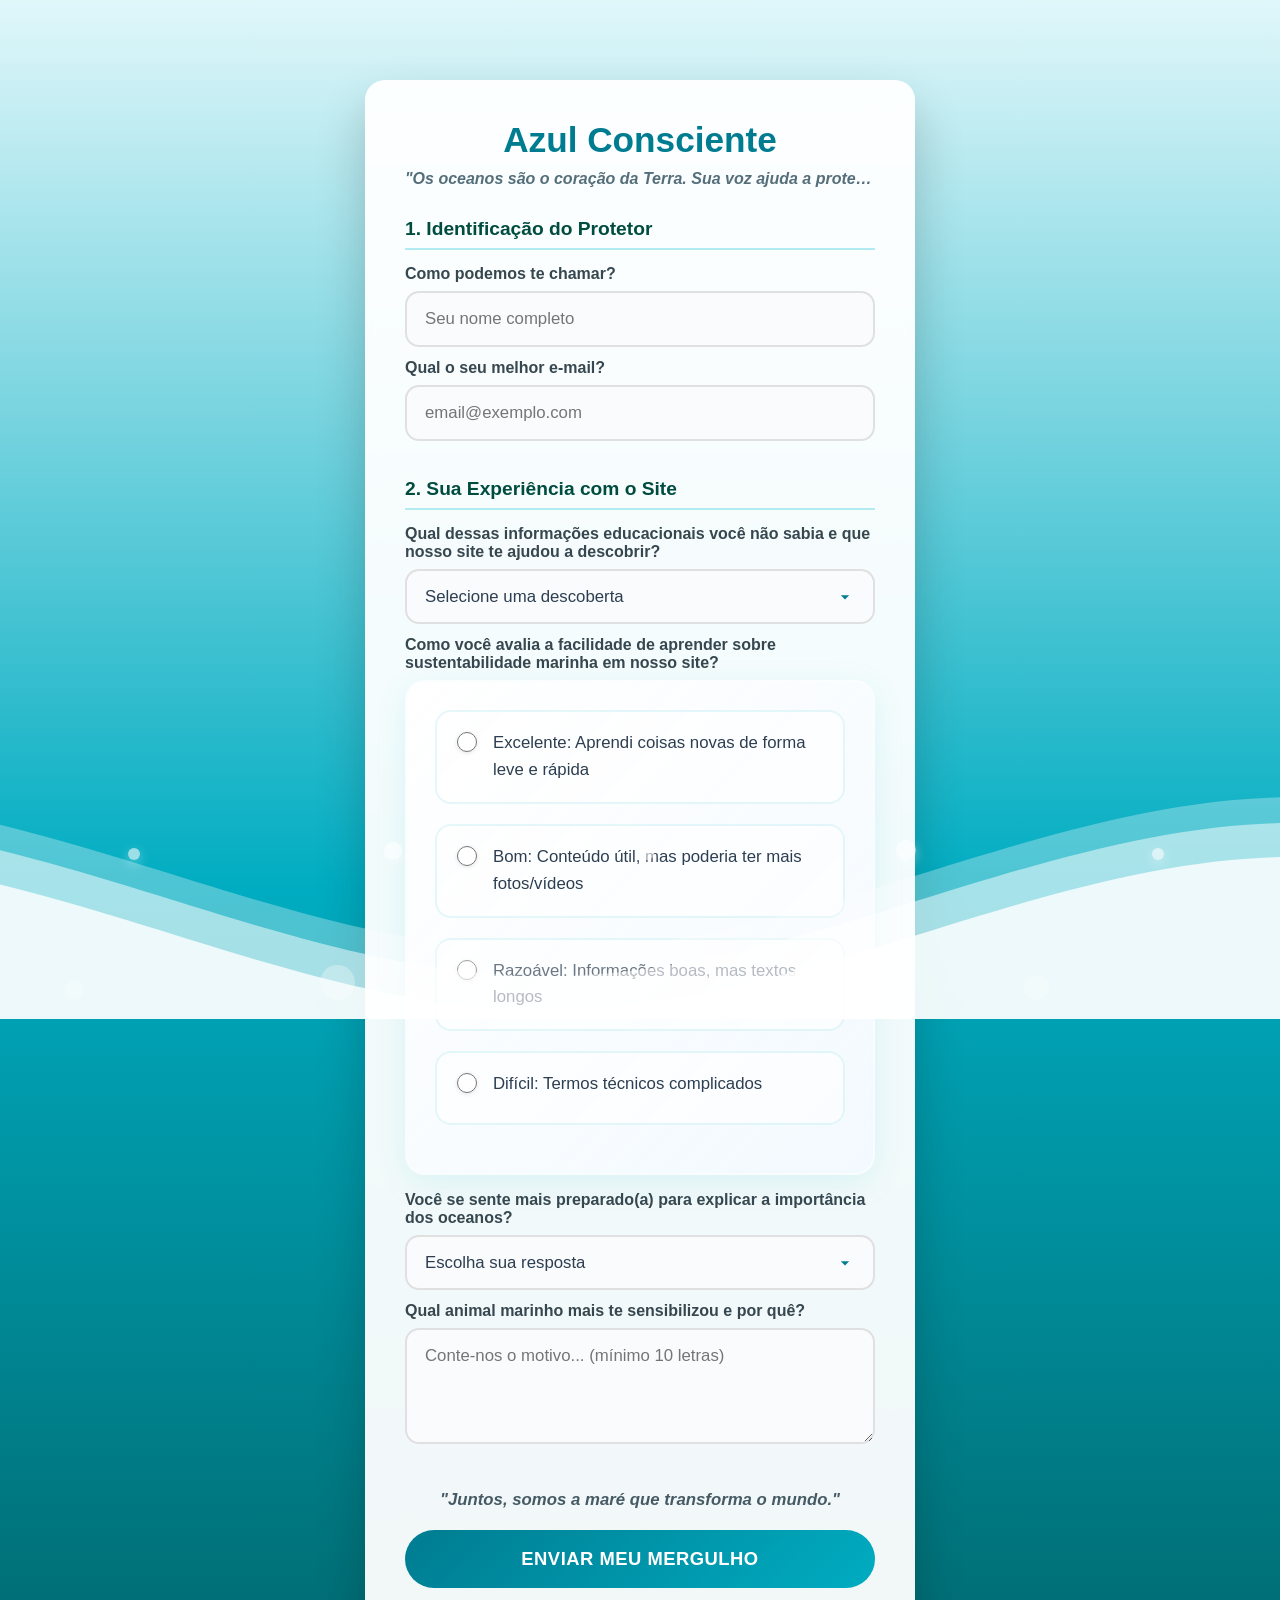
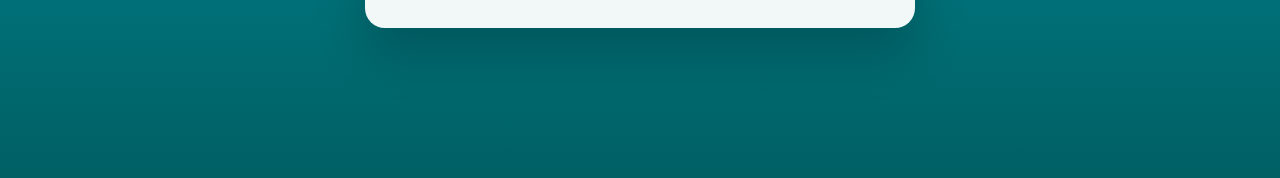
<file: questionario.html>
<!DOCTYPE html>
<html lang="pt-br">

<!-- ============================== HEAD / CONFIGURAÇÕES ============================== -->
<head>
    <meta charset="UTF-8">
    <meta name="viewport" content="width=device-width, initial-scale=1.0">
    <title>Azul Consciente - Formulário</title>

    <link rel="stylesheet" href="questionario.css">
    <link rel="icon" href="logo.jpeg" type="image/png">
</head>


<!-- ============================== BODY ============================== -->
<body>


<!-- ============================== EFEITOS DE FUNDO (ANIMAÇÕES) ============================== -->
<div class="bubble" style="left: 5%; width: 20px; height: 20px; animation-delay: 0s;"></div>
<div class="bubble" style="left: 25%; width: 35px; height: 35px; animation-delay: 2s;"></div>
<div class="bubble" style="left: 50%; width: 15px; height: 15px; animation-delay: 4s;"></div>
<div class="bubble" style="left: 80%; width: 25px; height: 25px; animation-delay: 1s;"></div>

<div class="water-drop" style="left: 10%; width: 12px; height: 12px; animation-delay: 0s;"></div>
<div class="water-drop" style="left: 30%; width: 18px; height: 18px; animation-delay: 1.5s;"></div>
<div class="water-drop" style="left: 50%; width: 14px; height: 14px; animation-delay: 0.5s;"></div>
<div class="water-drop" style="left: 70%; width: 20px; height: 20px; animation-delay: 2.2s;"></div>
<div class="water-drop" style="left: 90%; width: 12px; height: 12px; animation-delay: 1s;"></div>


<!-- ============================== CONTAINER PRINCIPAL ============================== -->
<div class="container">


    <!-- ============================== HEADER DO FORMULÁRIO ============================== -->
    <header>
        <h1> Azul Consciente</h1>
        <p>"Os oceanos são o coração da Terra. Sua voz ajuda a protegê-los."</p>
    </header>


    <!-- ============================== FORMULÁRIO PRINCIPAL ============================== -->
    <form id="oceanForm">


        <!-- ============================== SEÇÃO 1 - IDENTIFICAÇÃO ============================== -->
        <section class="form-section section-1">

            <div class="section-header">
                <h2>1. Identificação do Protetor</h2>
                <div class="wave-divider wave-1"></div>
            </div>

            <label for="nome"> Como podemos te chamar?</label>
            <input type="text" id="nome" name="nome" placeholder="Seu nome completo" required>
            <div class="erro-mensagem" id="nomeErro"></div>

            <label for="email"> Qual o seu melhor e-mail?</label>
            <input type="email" id="email" name="email" placeholder="email@exemplo.com" required>
            <div class="erro-mensagem" id="emailErro"></div>

        </section>


        <!-- ============================== SEÇÃO 2 - EXPERIÊNCIA ============================== -->
        <section class="form-section section-2">

            <div class="section-header">
                <h2>2. Sua Experiência com o Site</h2>
                <div class="wave-divider wave-2"></div>
            </div>


            <!-- EDUCAÇÃO -->
        
            <p>Qual dessas informações educacionais você não sabia e que nosso site te ajudou a descobrir?</p>

            <div class="select-wrapper">
                <select id="educacao" name="educacao_descoberta" required>
                    <option value="" disabled selected> Selecione uma descoberta</option>
                    <option value="oxigenio"> Oxigênio dos oceanos</option>
                    <option value="corais_animais"> Corais são animais</option>
                    <option value="poluicao_sonora"> Poluição sonora</option>
                    <option value="branqueamento">Branqueamento de corais</option>
                    <option value="pesca_barbatanas"> Pesca de barbatanas</option>
                </select>
            </div>
            <div class="erro-mensagem" id="educacaoErro"></div>


            <!-- RADIO -->
            <p>Como você avalia a facilidade de aprender sobre sustentabilidade marinha em nosso site?</p>

            <div class="radio-group">
                <label class="radio-option">
                    <input type="radio" name="exp_aprendizado" value="excelente">
                    <span class="radio-content"> Excelente: Aprendi coisas novas de forma leve e rápida</span>
                </label>

                <label class="radio-option">
                    <input type="radio" name="exp_aprendizado" value="bom">
                    <span class="radio-content"> Bom: Conteúdo útil, mas poderia ter mais fotos/vídeos</span>
                </label>

                <label class="radio-option">
                    <input type="radio" name="exp_aprendizado" value="razoavel">
                    <span class="radio-content"> Razoável: Informações boas, mas textos longos</span>
                </label>

                <label class="radio-option">
                    <input type="radio" name="exp_aprendizado" value="dificil">
                    <span class="radio-content"> Difícil: Termos técnicos complicados</span>
                </label>
            </div>

            <div class="erro-mensagem" id="radioErro"></div>


            <!-- MULTIPLICADOR -->
            <p>Você se sente mais preparado(a) para explicar a importância dos oceanos?</p>

            <div class="select-wrapper">
                <select id="multiplicador" name="educacao_multiplicador" required>
                    <option value="" disabled selected> Escolha sua resposta</option>
                    <option value="totalmente"> Totalmente preparado!</option>
                    <option value="parcialmente"> Parcialmente preparado</option>
                    <option value="nao_muito"> Prefiro dicas por e-mail</option>
                    <option value="quero_mais"> Quero guia/PDF para estudar</option>
                </select>
            </div>

            <div class="erro-mensagem" id="multiplicadorErro"></div>


            <!-- TEXTO -->
            <p> Qual animal marinho mais te sensibilizou e por quê?</p>

            <textarea id="opiniao" name="pergunta3" rows="4"
                placeholder="Conte-nos o motivo... (mínimo 10 letras)" required></textarea>

            <div class="erro-mensagem" id="opiniaoErro"></div>

        </section>


        <!-- ============================== BOTÃO FINAL ============================== -->
        <div class="footer-form">

            <p class="motivational-text">
                "Juntos, somos a maré que transforma o mundo."
            </p>

            <button type="submit" id="btnEnviar">
                Enviar meu Mergulho
            </button>

            <div id="mensagemSucesso" class="mensagem-sucesso" style="display: none;"></div>

        </div>

    </form>
</div>


<!-- ============================== ONDAS DECORATIVAS ============================== -->
<div class="ocean-waves">
    <svg class="waves" xmlns="http://www.w3.org/2000/svg"
        viewBox="0 24 150 28" preserveAspectRatio="none">
        <defs>
            <path id="gentle-wave"
                d="M-160 44c30 0 58-18 88-18s 58 18 88 18 58-18 88-18 58 18 88 18 v44h-352z" />
        </defs>

        <g class="parallax">
            <use xlink:href="#gentle-wave" x="48" y="0" fill="rgba(255,255,255,0.3)" />
            <use xlink:href="#gentle-wave" x="48" y="3" fill="rgba(255,255,255,0.5)" />
            <use xlink:href="#gentle-wave" x="48" y="7" fill="rgba(255,255,255,0.8)" />
        </g>
    </svg>
</div>


<!-- ============================== JAVASCRIPT ============================== -->
<script>
document.addEventListener("DOMContentLoaded", function() {
    console.log("🌊 Sistema carregado (versão produção)");

    const form = document.getElementById("oceanForm");
    const nome = document.getElementById("nome");
    const email = document.getElementById("email");
    const educacao = document.getElementById("educacao");
    const multiplicador = document.getElementById("multiplicador");
    const opiniao = document.getElementById("opiniao");
    const mensagemSucesso = document.getElementById("mensagemSucesso");

    // ============================== VALIDAÇÃO AUTOMÁTICA EM TEMPO REAL ==============================

    // Valida o nome caractere por caractere conforme digita
    nome.addEventListener("input", function() {
        const erro = document.getElementById("nomeErro");
        if (nome.value.trim().length > 0 && nome.value.trim().length < 3) {
            erro.textContent = "O nome precisa ter mais do que 2 caracteres.";
        } else {
            erro.textContent = ""; // Some automaticamente quando passa de 2 letras
        }
    });

    // Valida o e-mail conforme digita
    email.addEventListener("input", function() {
        const erro = document.getElementById("emailErro");
        const regexEmail = /^[^\s@]+@[^\s@]+\.[^\s@]+$/;
        
        if (email.value.trim().length > 0 && !regexEmail.test(email.value.trim())) {
            erro.textContent = "Por favor, insira um e-mail válido.";
        } else {
            erro.textContent = ""; // Some automaticamente quando o formato fica correto
        }
    });

    // Valida a caixa de texto do animal marinho conforme digita
    opiniao.addEventListener("input", function() {
        const erro = document.getElementById("opiniaoErro");
        if (opiniao.value.trim().length > 0 && opiniao.value.trim().length < 10) {
            erro.textContent = "Conte-nos mais! Escreva pelo menos 10 letras.";
        } else {
            erro.textContent = ""; // Some automaticamente ao atingir 10 letras
        }
    });

    // Valida as seleções assim que o usuário escolhe uma opção
    educacao.addEventListener("change", function() {
        document.getElementById("educacaoErro").textContent = educacao.value === "" ? "Selecione uma opção." : "";
    });

    multiplicador.addEventListener("change", function() {
        document.getElementById("multiplicadorErro").textContent = multiplicador.value === "" ? "Escolha uma resposta." : "";
    });

    // Valida os botões de rádio assim que clica
    document.querySelectorAll('input[name="exp_aprendizado"]').forEach(radio => {
        radio.addEventListener("change", function() {
            document.getElementById("radioErro").textContent = "";
        });
    });


    // ============================== VALIDAÇÃO FINAL AO ENVIAR ==============================
    form.addEventListener("submit", function(event) {
        event.preventDefault();
        
        let valido = true;
        const regexEmail = /^[^\s@]+@[^\s@]+\.[^\s@]+$/;

        // Força a exibição dos erros caso o usuário tente enviar com campos vazios
        if (nome.value.trim().length < 3) {
            document.getElementById("nomeErro").textContent = "O nome precisa ter mais do que 2 caracteres.";
            valido = false;
        }
        if (!regexEmail.test(email.value.trim())) {
            document.getElementById("emailErro").textContent = "Por favor, insira um e-mail válido.";
            valido = false;
        }
        if (educacao.value === "") {
            document.getElementById("educacaoErro").textContent = "Selecione uma opção de descoberta.";
            valido = false;
        }
        if (!document.querySelector('input[name="exp_aprendizado"]:checked')) {
            document.getElementById("radioErro").textContent = "Por favor, avalie sua experiência.";
            valido = false;
        }
        if (multiplicador.value === "") {
            document.getElementById("multiplicadorErro").textContent = "Escolha uma resposta.";
            valido = false;
        }
        if (opiniao.value.trim().length < 10) {
            document.getElementById("opiniaoErro").textContent = "Conte-nos mais! Escreva pelo menos 10 letras.";
            valido = false;
        }

        if (valido) {
            mensagemSucesso.textContent = "🐋 Obrigado por seu mergulho! Respostas enviadas com sucesso.";
            mensagemSucesso.style.display = "block";
            form.reset();
        }
    });
});

</script>

</body>
</html>
</file>
<file: questionario.css>
/* ================= CONFIGURAÇÕES GERAIS ================= */

* {
    margin: 0;
    padding: 0;
    box-sizing: border-box;
    font-family: 'Segoe UI', Tahoma, Geneva, Verdana, sans-serif;
}

body {
    min-height: 100vh;

    display: flex;
    justify-content: center;
    align-items: flex-start;

    position: relative;

    overflow-x: hidden;

    padding: 80px 20px 150px;

    background: linear-gradient(
        180deg,
        #e0f7fa 0%,
        #00acc1 50%,
        #006064 100%
    );
}


/* ================= CONTAINER ================= */

.container {
    background: rgba(255, 255, 255, 0.95);

    backdrop-filter: blur(15px);

    max-width: 550px;
    width: 90%;

    padding: 40px;

    border-radius: 20px;

    position: relative;

    box-shadow: 0 25px 50px rgba(0, 0, 0, 0.2);
}


/* ================= HEADER ================= */

header h1 {
    color: #007c91;

    text-align: center;

    margin-bottom: 10px;

    font-size: 2.2rem;
}

header p {
    text-align: center;

    color: #546e7a;

    font-style: italic;

    margin-bottom: 30px;

    white-space: nowrap;
    overflow: hidden;
    text-overflow: ellipsis;
}


/* ================= FORMULÁRIO ================= */

.form-section {
    margin-bottom: 25px;
}

h2 {
    color: #004d40;

    font-size: 1.2rem;

    margin-bottom: 15px;

    padding-bottom: 8px;

    border-bottom: 2px solid #b2ebf2;
}

label,
p {
    display: block;

    margin-bottom: 8px;

    color: #37474f;

    font-weight: 600;
}


/* ================= INPUTS E TEXTAREA ================= */

input,
textarea {
    width: 100%;

    padding: 16px 18px;

    margin-bottom: 12px;

    border: 2px solid #e0e0e0;
    border-radius: 14px;

    background: #fafbfc;

    color: #2c3e50;

    font-size: 1.05rem;
    font-weight: 500;

    transition: all 0.3s ease;
}

textarea {
    resize: vertical;

    min-height: 100px;
}


/* ================= SELECTS ================= */

.select-wrapper {
    position: relative;

    margin-bottom: 12px;
}

select {
    width: 100%;

    padding: 16px 50px 16px 18px;

    border: 2px solid #e0e0e0;
    border-radius: 14px;

    background:
        #fafbfc
        url("data:image/svg+xml;charset=UTF-8,%3csvg xmlns='http://www.w3.org/2000/svg' viewBox='0 0 24 24' fill='%23007c91'%3e%3cpath d='M7 10l5 5 5-5z'/%3e%3c/svg%3e")
        no-repeat
        right 18px center;

    background-size: 20px;

    color: #2c3e50;

    font-size: 1.05rem;
    font-weight: 500;

    cursor: pointer;

    transition: all 0.3s ease;

    appearance: none;
}

select:focus,
input:focus,
textarea:focus {
    outline: none;

    border-color: #00acc1;

    box-shadow: 0 0 0 4px rgba(0, 172, 193, 0.1);
}


/* ================= RADIO GROUP ================= */

.radio-group {
    position: relative;

    margin-bottom: 16px;

    padding: 28px;

    border-radius: 20px;

    border: 2px solid transparent;

    background:
        linear-gradient(
            135deg,
            rgba(255, 255, 255, 0.9),
            rgba(240, 248, 255, 0.8)
        );

    background-clip: padding-box;

    backdrop-filter: blur(10px);

    box-shadow: 0 8px 32px rgba(0, 172, 193, 0.1);

    transition: all 0.4s ease;
}

/* ================= RADIO OPTION ================= */

.radio-option {
    display: flex;
    align-items: flex-start;

    gap: 16px;

    position: relative;

    overflow: hidden;

    margin-bottom: 20px;

    padding: 18px 20px;

    border-radius: 16px;

    cursor: pointer;

    background: rgba(255, 255, 255, 0.6);

    border: 2px solid rgba(0, 172, 193, 0.1);

    color: #2c3e50;

    font-size: 1.05rem;
    font-weight: 500;

    transition: all 0.4s cubic-bezier(0.4, 0, 0.2, 1);
}

.radio-option::before {
    content: '';

    position: absolute;

    top: 0;
    left: -100%;

    width: 100%;
    height: 100%;

    background: linear-gradient(
        90deg,
        transparent,
        rgba(0, 172, 193, 0.1),
        transparent
    );

    transition: left 0.6s ease;
}

.radio-option:hover::before {
    left: 100%;
}

.radio-option:hover {
    background: linear-gradient(
        135deg,
        rgba(255, 255, 255, 0.95),
        rgba(240, 248, 255, 0.9)
    ) !important;

    transform: translateX(12px) scale(1.02);

    border-color: rgba(0, 172, 193, 0.3);

    color: #007c91 !important;

    box-shadow:
        0 20px 40px rgba(0, 172, 193, 0.25),
        0 0 0 4px rgba(0, 172, 193, 0.15),
        inset 0 1px 0 rgba(255, 255, 255, 0.8);
}

.radio-option:active {
    transform: translateX(8px) scale(0.98);

    transition: transform 0.2s ease;
}


/* ================= RADIO SELECIONADO ================= */

.radio-option input[type="radio"]:checked + .radio-content {
    color: #27ae60 !important;

    font-weight: 600;
}

.radio-option:has(input[type="radio"]:checked) {
    background: linear-gradient(
        135deg,
        #f0fff4,
        rgba(39, 174, 96, 0.05)
    ) !important;

    border-color: #27ae60 !important;

    transform: scale(1.02);

    box-shadow:
        0 0 0 4px rgba(39, 174, 96, 0.2),
        0 12px 30px rgba(39, 174, 96, 0.15),
        inset 0 1px 0 rgba(255, 255, 255, 0.9) !important;
}


/* ================= INPUT RADIO ================= */

.radio-option input[type="radio"] {
    width: 20px;
    height: 20px;

    margin-top: 2px;

    flex-shrink: 0;

    cursor: pointer;

    accent-color: #007c91;

    filter: drop-shadow(0 1px 2px rgba(0, 0, 0, 0.1));

    transition: all 0.3s cubic-bezier(0.4, 0, 0.2, 1);
}

.radio-option:hover input[type="radio"] {
    transform: scale(1.05);

    filter: drop-shadow(0 2px 4px rgba(0, 172, 193, 0.2));
}

.radio-option input[type="radio"]:checked {
    accent-color: #27ae60 !important;

    transform: scale(1.1) !important;

    filter: drop-shadow(0 0 6px rgba(39, 174, 96, 0.4)) !important;
}


/* ================= CHECK ANIMADO ================= */

.radio-option:has(input[type="radio"]:checked) .radio-content::after {

    margin-left: 8px;

    font-size: 1em;

    animation: checkmark 0.4s cubic-bezier(0.68, -0.55, 0.265, 1.55);
}

@keyframes checkmark {

    0% {
        transform: scale(0) rotate(-180deg);
        opacity: 0;
    }

    50% {
        transform: scale(1.1) rotate(10deg);
        opacity: 0.8;
    }

    100% {
        transform: scale(1) rotate(0deg);
        opacity: 1;
    }
}

.radio-option .radio-content {
    flex: 1;

    position: relative;

    line-height: 1.6;

    transition: all 0.3s ease;
}


/* ================= SELECT OPTIONS ================= */

select option {
    background: #fafbfc !important;

    color: #2c3e50 !important;

    padding: 12px !important;

    font-size: 1rem !important;
}


/* ================= INPUT ERROR ================= */

.input-error {
    border-color: #e74c3c !important;

    background: #fdf2f2 !important;

    box-shadow: 0 0 0 3px rgba(231, 76, 60, 0.2) !important;

    animation: shake 0.3s ease-in-out;
}

.input-success {
    border-color: #27ae60 !important;

    background: #f0fff4 !important;

    box-shadow: 0 0 0 3px rgba(39, 174, 96, 0.2) !important;
}

@keyframes shake {

    0%,
    100% {
        transform: translateX(0);
    }

    25% {
        transform: translateX(-4px);
    }

    75% {
        transform: translateX(4px);
    }
}

/* ================= FOOTER DO FORM ================= */

.footer-form {
    text-align: center;

    margin-top: 30px;
}

.motivational-text {
    color: #455a64;

    font-style: italic;

    margin-bottom: 20px;

    font-size: 1.05rem;
}


/* ================= BOTÃO ================= */

button {
    width: 100%;

    padding: 18px 30px;

    border: none;
    border-radius: 50px;

    cursor: pointer;

    background: linear-gradient(
        135deg,
        #007c91,
        #00acc1
    );

    color: white;

    font-size: 1.15rem;
    font-weight: bold;

    text-transform: uppercase;

    letter-spacing: 0.5px;

    transition: all 0.3s;
}

button:hover {
    background: linear-gradient(
        135deg,
        #004d40,
        #006064
    );

    transform: translateY(-3px);

    box-shadow: 0 12px 35px rgba(0, 124, 145, 0.4);
}


/* ================= BOLHAS ================= */

.bubble {
    position: fixed;

    bottom: -100px;

    z-index: 1;

    border-radius: 50%;

    background: rgba(255, 255, 255, 0.3);

    animation: rise 10s infinite ease-in;
}

@keyframes rise {

    0% {
        transform: translateY(0);
        opacity: 0;
    }

    100% {
        transform: translateY(-120vh);
        opacity: 0;
    }
}


/* ================= GOTAS ================= */

.water-drop {
    position: fixed;

    bottom: 40px;

    z-index: 2;

    border-radius: 50%;

    background: rgba(255, 255, 255, 0.6);

    box-shadow: 0 4px 12px rgba(255, 255, 255, 0.4);

    animation: splash 3s infinite ease-out;
}

@keyframes splash {

    0% {
        transform: translateY(0) scale(0.5);
        opacity: 0;
    }

    30% {
        opacity: 0.8;
    }

    100% {
        transform: translateY(-150px) translateX(30px) scale(1.2);
        opacity: 0;
    }
}


/* ================= ONDAS ================= */

.ocean-waves {
    position: fixed;

    bottom: 0;
    left: 0;

    width: 100%;
    height: 120px;

    z-index: 1;

    pointer-events: none;
}

.parallax > use {
    animation: move-forever 8s cubic-bezier(.55,.5,.45,.5) infinite;
}

.parallax > use:nth-child(1) {
    animation-delay: -2s;
    animation-duration: 4s;
}

.parallax > use:nth-child(2) {
    animation-delay: -3s;
    animation-duration: 6s;
}

.parallax > use:nth-child(3) {
    animation-delay: -4s;
    animation-duration: 9s;
}

@keyframes move-forever {

    0% {
        transform: translate3d(-90px,0,0);
    }

    100% {
        transform: translate3d(85px,0,0);
    }
}


/* ================= RESPONSIVIDADE ================= */

@media (max-width: 600px) {

    .container {
        padding: 25px 20px;

        margin: 20px;
    }

    header h1 {
        font-size: 1.8rem;
    }

    header p {
        font-size: 1rem;
    }

    .radio-option {
        font-size: 1rem;

        padding: 16px 18px;

        margin-bottom: 16px;
    }

    .radio-group {
        padding: 24px;
    }

    input,
    textarea,
    select {
        padding: 14px 16px;

        font-size: 1rem;
    }
}


/* ================= SCROLLBAR ================= */

::-webkit-scrollbar {
    width: 8px;
}

::-webkit-scrollbar-track {
    background: #f1f1f1;

    border-radius: 10px;
}

::-webkit-scrollbar-thumb {
    background: #00acc1;

    border-radius: 10px;
}

::-webkit-scrollbar-thumb:hover {
    background: #007c91;
}


/* ================= MENSAGEM DE SUCESSO ================= */

.mensagem-sucesso {
    margin-top: 15px;

    padding: 15px 20px;

    border-radius: 12px;

    border-left: 5px solid #fff;

    background: linear-gradient(
        135deg,
        #27ae60,
        #2ecc71
    );

    color: white;

    text-align: center;

    font-size: 1.1rem;
    font-weight: 600;

    box-shadow: 0 10px 30px rgba(39, 174, 96, 0.4);

    animation: slideInUp 0.5s ease-out;
}

@keyframes slideInUp {

    0% {
        transform: translateY(30px);
        opacity: 0;
    }

    100% {
        transform: translateY(0);
        opacity: 1;
    }
}


/* ================= LOADING ================= */

.loading {
    pointer-events: none;

    opacity: 0.7;
}

.loading::after {
    content: ' ⏳ Enviando...';

    animation: pulse 1.5s infinite;
}

@keyframes pulse {

    0%,
    100% {
        opacity: 1;
    }

    50% {
        opacity: 0.5;
    }
}

.erro-mensagem {
    display: none;
    background-color: #ffe6e6;    
    color: #ff3333;             
    border: 1px solid #ffb3b3;   
    border-radius: 6px;           
    padding: 8px 12px;           
    font-size: 0.85rem;
    font-weight: bold;
    margin-top: 8px;              
    margin-bottom: 12px;          
}

.erro-mensagem:not(:empty) {
    display: block;
}
</file>
